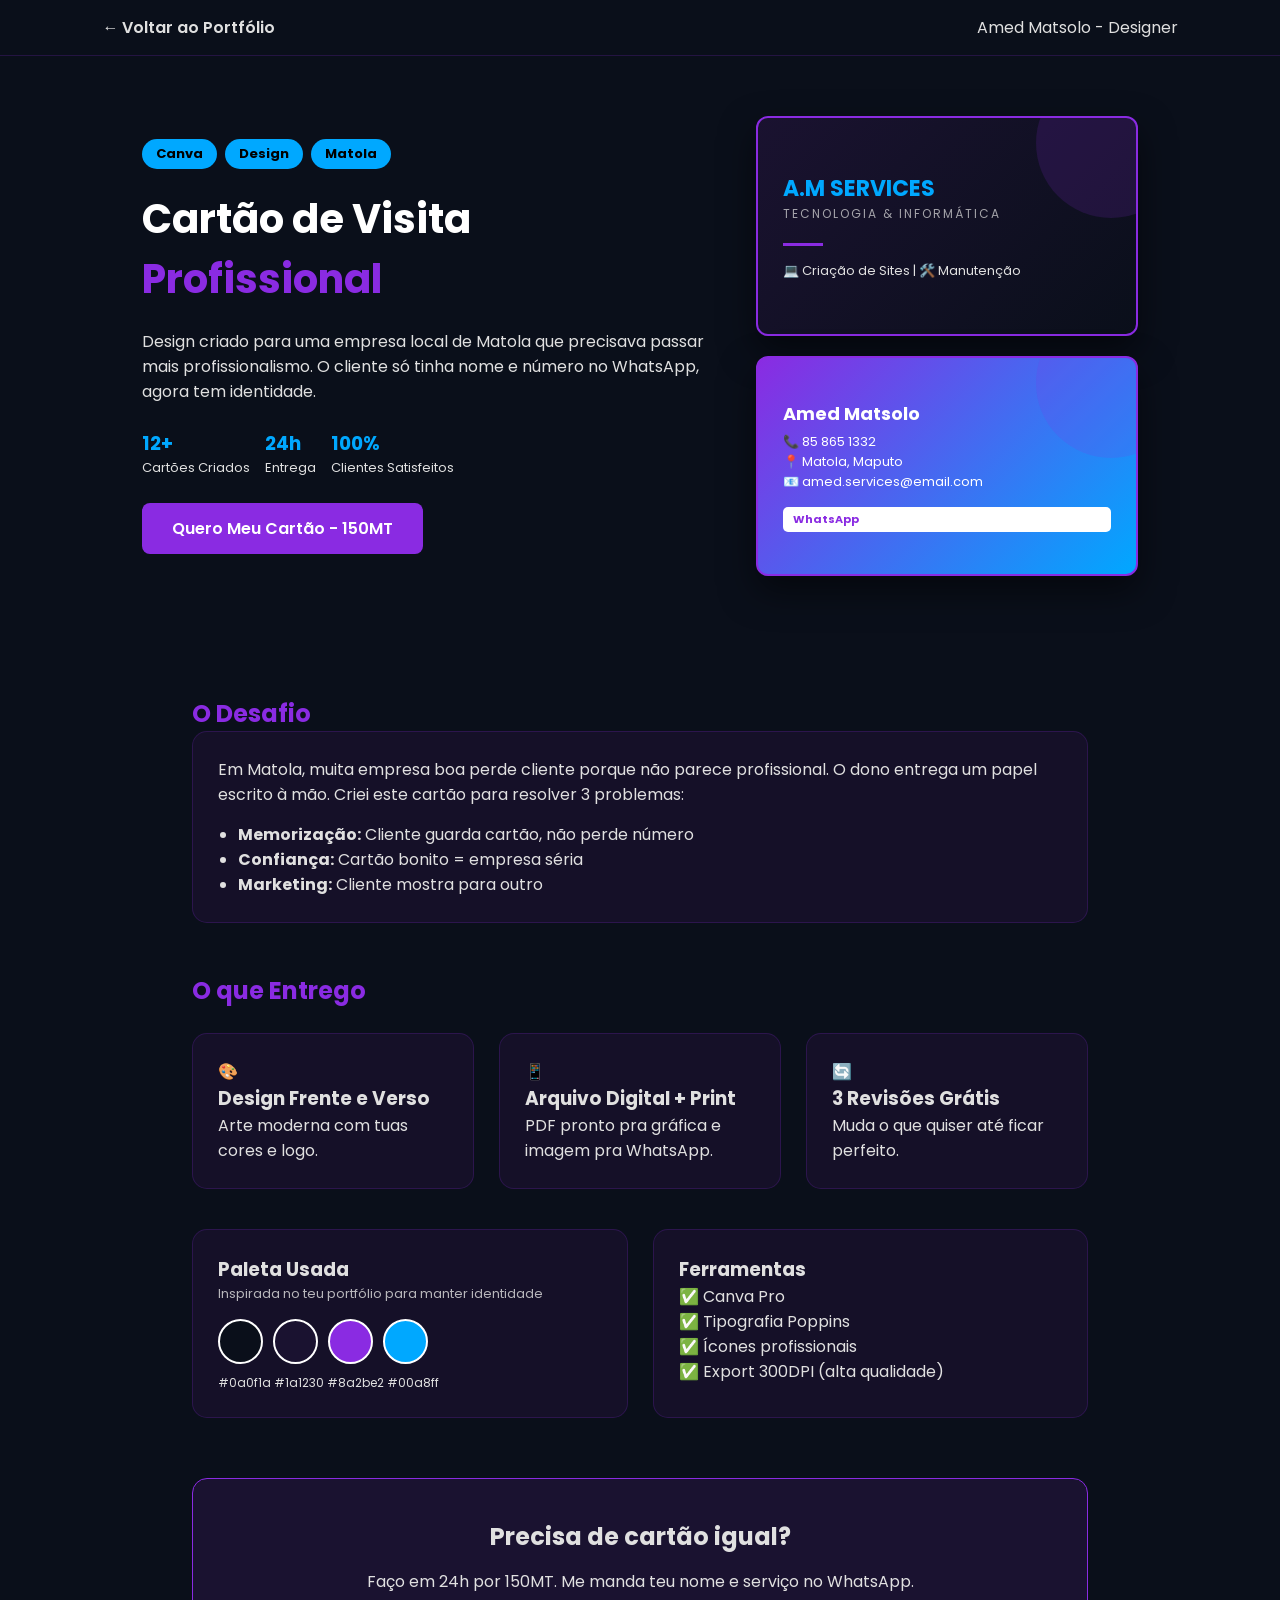
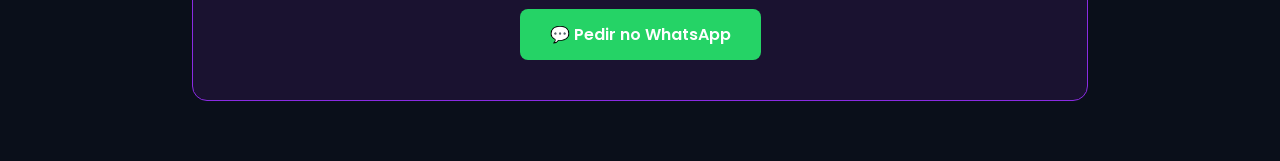
<file: Untitled-1 cartao.html>
<!DOCTYPE html>
<html lang="pt">
<head>
<meta charset="UTF-8">
<meta name="viewport" content="width=device-width, initial-scale=1.0">
<title>Cartão de Visita | Amed Design - Matola</title>
<link href="https://fonts.googleapis.com/css2?family=Poppins:wght@400;600;700&display=swap" rel="stylesheet">
<style>
:root{ --fundo:#0a0f1a; --primaria:#8a2be2; --secundaria:#00a8ff; --texto:#e0e0e0; --card:#1a1230; }
*{margin:0;padding:0;box-sizing:border-box}
body{font-family:'Poppins',sans-serif; background:var(--fundo); color:var(--texto);}
nav{padding:15px 8%; display:flex; justify-content:space-between; border-bottom:1px solid rgba(138,43,226,0.2);}
nav a{color:var(--texto); text-decoration:none; font-weight:600}
.hero{padding:60px 8%; max-width:1200px; margin:auto; display:grid; grid-template-columns:1.2fr 0.8fr; gap:40px; align-items:center;}
.tag{background:var(--secundaria); color:#000; padding:5px 14px; border-radius:20px; font-size:13px; font-weight:700; margin-right:8px; display:inline-block;}
.btn{display:inline-block; padding:13px 30px; background:var(--primaria); color:white; border-radius:8px; text-decoration:none; font-weight:600; transition:0.3s}
.btn:hover{transform:translateY(-3px); box-shadow:0 10px 20px rgba(138,43,226,0.4)}
section{padding:60px 8%; max-width:1100px; margin:auto;}
.card{background:rgba(26,18,48,0.7); border:1px solid rgba(138,43,226,0.2); border-radius:15px; padding:25px;}
.cartao-mockup{
  width:100%; height:220px; background:linear-gradient(135deg,#1a1230 0%, #0a0f1a 100%);
  border-radius:12px; border:2px solid var(--primaria);
  display:flex; flex-direction:column; justify-content:center; padding:25px;
  box-shadow:0 15px 35px rgba(0,0,0,0.5);
  position:relative; overflow:hidden;
}
.cartao-mockup::before{content:''; position:absolute; top:-50px; right:-50px; width:150px; height:150px; background:var(--primaria); opacity:0.15; border-radius:50%;}
.grid{ display:grid; grid-template-columns:repeat(auto-fit,minmax(250px,1fr)); gap:25px; margin-top:25px;}
.paleta{display:flex; gap:10px; margin-top:15px}
.cor{width:45px; height:45px; border-radius:50%; border:2px solid #fff}
@media(max-width:850px){.hero{grid-template-columns:1fr}}
</style>
</head>
<body>

<nav>
  <a href="index.html">← Voltar ao Portfólio</a>
  <span>Amed Matsolo - Designer</span>
</nav>

<div class="hero">
  <div>
    <span class="tag">Canva</span><span class="tag">Design</span><span class="tag">Matola</span>
    <h1 style="font-size:40px; margin:20px 0; color:#fff;">Cartão de Visita <br><span style="color:var(--primaria);">Profissional</span></h1>
    <p>Design criado para uma empresa local de Matola que precisava passar mais profissionalismo. O cliente só tinha nome e número no WhatsApp, agora tem identidade.</p>
    
    <div style="margin:25px 0; display:flex; gap:15px;">
      <div><h3 style="color:var(--secundaria);">12+</h3><p style="font-size:13px;">Cartões Criados</p></div>
      <div><h3 style="color:var(--secundaria);">24h</h3><p style="font-size:13px;">Entrega</p></div>
      <div><h3 style="color:var(--secundaria);">100%</h3><p style="font-size:13px;">Clientes Satisfeitos</p></div>
    </div>

    <a href="https://wa.me/258858651332?text=Olá Amed, quero um cartão de visita igual" class="btn">Quero Meu Cartão - 150MT</a>
  </div>

  <div style="display:flex; flex-direction:column; gap:20px;">
    <!-- FRENTE DO CARTÃO -->
    <div class="cartao-mockup">
      <h2 style="color:var(--secundaria); font-size:22px;">A.M SERVICES</h2>
      <p style="font-size:12px; letter-spacing:2px; opacity:0.7;">TECNOLOGIA & INFORMÁTICA</p>
      <div style="margin-top:20px; width:40px; height:3px; background:var(--primaria);"></div>
      <p style="margin-top:15px; font-size:13px;">💻 Criação de Sites | 🛠️ Manutenção</p>
    </div>
    <!-- VERSO DO CARTÃO -->
    <div class="cartao-mockup" style="background:linear-gradient(135deg,#8a2be2 0%, #00a8ff 100%); color:white;">
      <h3 style="font-size:18px;">Amed Matsolo</h3>
      <p style="font-size:13px; margin-top:5px;">📞 85 865 1332<br>📍 Matola, Maputo<br>📧 amed.services@email.com</p>
      <div style="margin-top:15px; background:white; color:#8a2be2; display:inline-block; padding:4px 10px; border-radius:5px; font-size:11px; font-weight:700;">WhatsApp</div>
    </div>
  </div>
</div>

<section>
  <h2 style="color:var(--primaria);">O Desafio</h2>
  <div class="card">
    <p>Em Matola, muita empresa boa perde cliente porque não parece profissional. O dono entrega um papel escrito à mão. Criei este cartão para resolver 3 problemas:</p>
    <ul style="margin:15px 0 0 20px;">
      <li><b>Memorização:</b> Cliente guarda cartão, não perde número</li>
      <li><b>Confiança:</b> Cartão bonito = empresa séria</li>
      <li><b>Marketing:</b> Cliente mostra para outro</li>
    </ul>
  </div>

  <h2 style="color:var(--primaria); margin-top:50px;">O que Entrego</h2>
  <div class="grid">
    <div class="card">🎨 <h3>Design Frente e Verso</h3><p>Arte moderna com tuas cores e logo.</p></div>
    <div class="card">📱 <h3>Arquivo Digital + Print</h3><p>PDF pronto pra gráfica e imagem pra WhatsApp.</p></div>
    <div class="card">🔄 <h3>3 Revisões Grátis</h3><p>Muda o que quiser até ficar perfeito.</p></div>
  </div>

  <div class="grid" style="margin-top:40px;">
    <div class="card">
      <h3>Paleta Usada</h3>
      <p style="font-size:13px; opacity:0.8;">Inspirada no teu portfólio para manter identidade</p>
      <div class="paleta">
        <div class="cor" style="background:#0a0f1a" title="#0a0f1a"></div>
        <div class="cor" style="background:#1a1230" title="#1a1230"></div>
        <div class="cor" style="background:#8a2be2" title="#8a2be2"></div>
        <div class="cor" style="background:#00a8ff" title="#00a8ff"></div>
      </div>
      <p style="margin-top:10px; font-size:12px;">#0a0f1a #1a1230 #8a2be2 #00a8ff</p>
    </div>
    <div class="card">
      <h3>Ferramentas</h3>
      <p>✅ Canva Pro<br>✅ Tipografia Poppins<br>✅ Ícones profissionais<br>✅ Export 300DPI (alta qualidade)</p>
    </div>
  </div>

  <div style="text-align:center; margin-top:60px; background:var(--card); padding:40px; border-radius:15px; border:1px solid var(--primaria);">
    <h2>Precisa de cartão igual?</h2>
    <p style="margin:15px 0;">Faço em 24h por 150MT. Me manda teu nome e serviço no WhatsApp.</p>
    <a href="https://wa.me/258858651332" class="btn" style="background:#25D366;">💬 Pedir no WhatsApp</a>
  </div>
</section>

</body>
</html>
</file>
